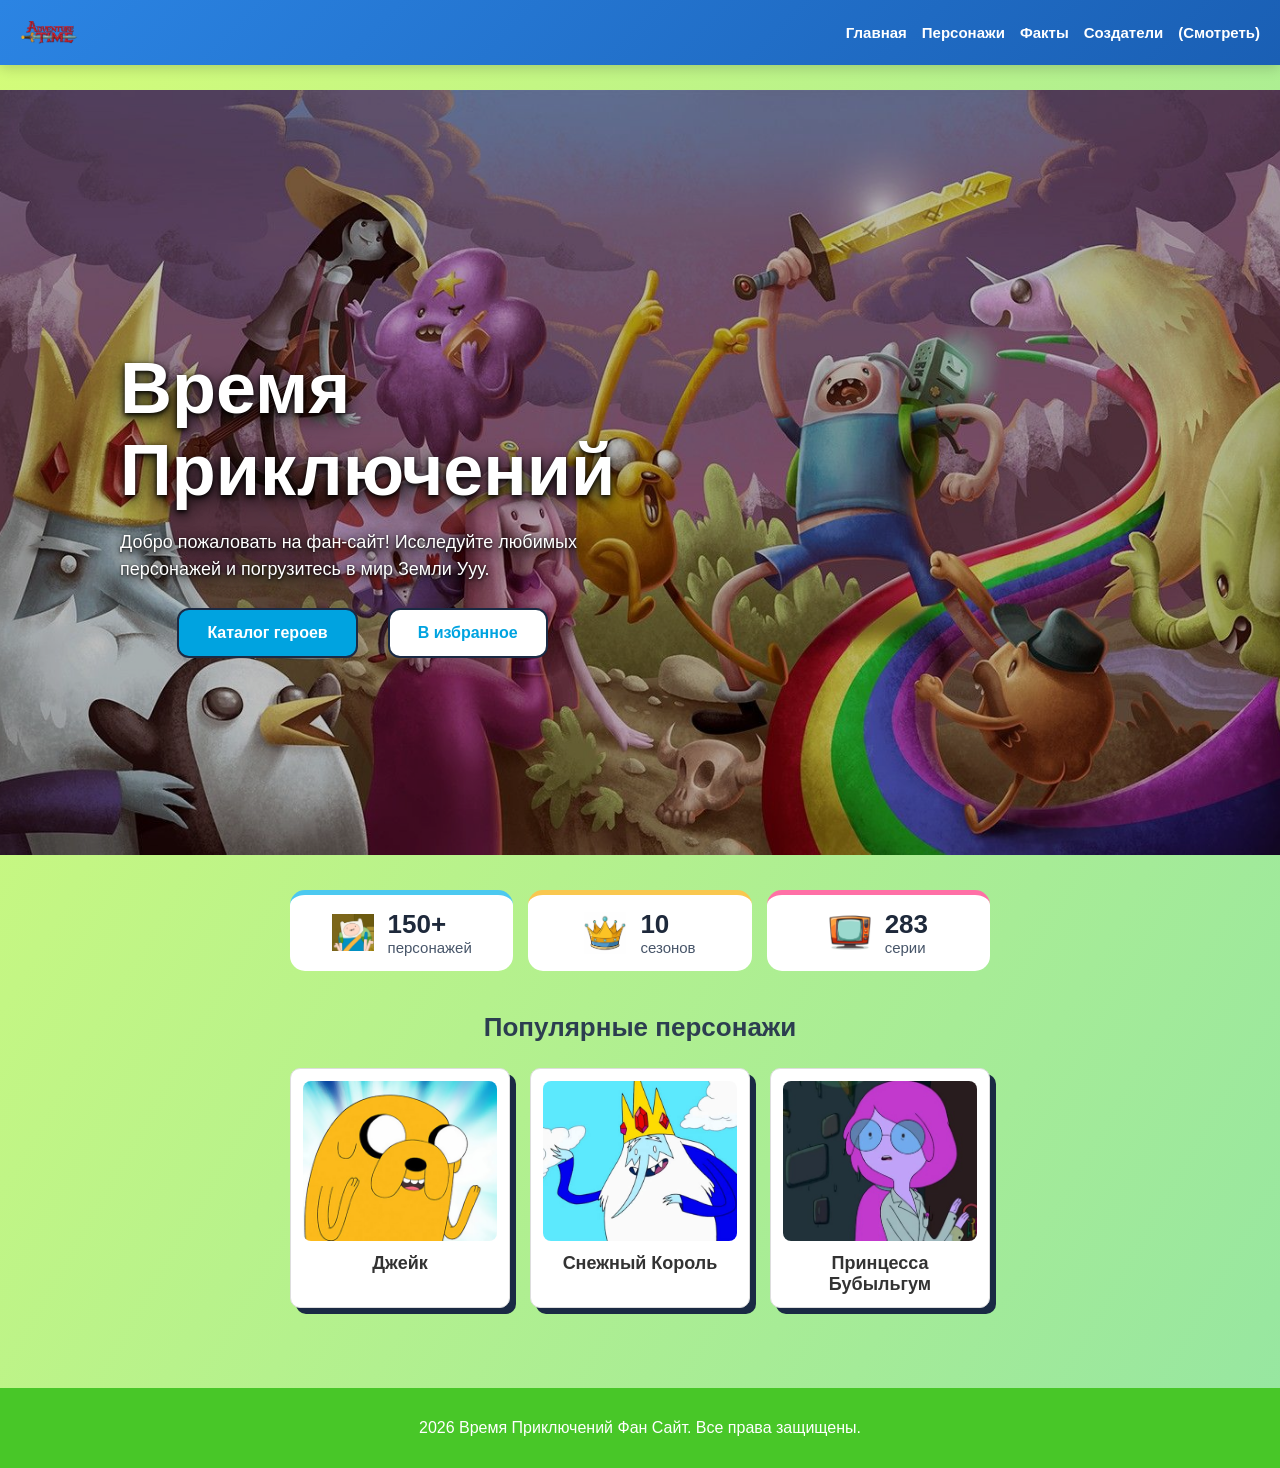
<file: index.html>
<!DOCTYPE html>
<html lang="ru">
<head>
    <meta charset="UTF-8">
    <title>Время Приключений - Главная</title>
    <link rel="stylesheet" href="css/style.css">
</head>
<body>
    <header class="main-header" style="position: fixed !important; top: 0 !important; left: 0 !important; width: 100% !important; z-index: 1000 !important; background: linear-gradient(135deg, #2b84e3, #1a5fb4) !important; box-shadow: 0 4px 12px rgba(0, 0, 0, 0.15) !important; padding: 10px 20px !important; box-sizing: border-box !important;">
        <div class="logo">
            <img src="logo.webp" alt="Логотип" class="logo-img">
        </div>
        <nav class="nav-menu">
            <a href="index.html">Главная</a>
            <a href="characters.html">Персонажи</a>
            <a href="#">Факты</a>
            <a href="#">Создатели</a>
            <a href="#">(Смотреть)</a>
        </nav>
    </header> 
    <main class="container" style="margin-top: 90px !important;">
        <section class="hero-banner">
            <div class="hero-content">
            <h1>Время Приключений</h1>
            <p>Добро пожаловать на фан-сайт! Исследуйте любимых персонажей и погрузитесь в мир Земли Ууу.</p>
            <div class="hero-buttons">
                <a href="characters.html" class="btn btn-primary">Каталог героев</a>
                <a href="#" class="btn btn-secondary">В избранное</a>
            </div>
        </section> 
        <section class="stats-bar">
            <div class="stat-card">
                <img src="finn.png"  alt="Финн" class="stat-icon">
                <div class="stat-text">
                    <div class="stat-number">150+</div>
                    <div class="stat-label">персонажей</div>
                </div>
            </div>
            <div class="stat-card">
        <img src="crown.png" alt="Корона" class="stat-icon">
        <div class="stat-text">
            <div class="stat-number">10</div>
            <div class="stat-label">сезонов</div>
        </div>
    </div>

    <div class="stat-card">
        <img src="tv.png" alt="Серии" class="stat-icon">
        <div class="stat-text">
            <div class="stat-number">283</div>
            <div class="stat-label">серии</div>
        </div>
    </div>
</section>
            <h2>Популярные персонажи</h2>
      <div class="characters-grid" style="display: flex !important; flex-direction: row !important; flex-wrap: nowrap !important; justify-content: center !important; gap: 20px !important; width: 100% !important;">

    <div class="character-card" onclick="alert('Джейк: Быть в чем то плохим - это первый шаг к тому, чтобы стать в чем-то относительно хорошим!')" style="width: 220px !important; min-width: 220px !important; background: #fff !important; border: 1px solid #ddd !important; border-radius: 10px !important; padding: 12px !important; text-align: center !important; box-sizing: border-box !important;">
        <img src="jake.jpg" alt="Джейк" class="card-image" style="width: 100% !important; height: 160px !important; object-fit: cover !important; border-radius: 8px !important; display: block !important;">
        <h3 style="margin: 12px 0 0 0 !important; font-size: 18px !important;">Джейк</h3>
    </div>

    <div class="character-card" onclick="alert('Снежный Король: Почему меня никто не любит? Я же просто хочу завести друзей... ну и, может быть, жениться на принцессе!')" style="width: 220px !important; min-width: 220px !important; background: #fff !important; border: 1px solid #ddd !important; border-radius: 10px !important; padding: 12px !important; text-align: center !important; box-sizing: border-box !important;">
        <img src="korol.jpg" alt="Снежный Король" class="card-image" style="width: 100% !important; height: 160px !important; object-fit: cover !important; border-radius: 8px !important; display: block !important;">
        <h3 style="margin: 12px 0 0 0 !important; font-size: 18px !important;">Снежный Король</h3>
    </div>

    <div class="character-card" onclick="alert('Принцесса Бубыльгум: Все научное - научно! Магия - это просто наука которую мы еще не понимаем.')" style="width: 220px !important; min-width: 220px !important; background: #fff !important; border: 1px solid #ddd !important; border-radius: 10px !important; padding: 12px !important; text-align: center !important; box-sizing: border-box !important;">
        <img src="gum.jpg" alt="Принцесса Бубыльгум" class="card-image" style="width: 100% !important; height: 160px !important; object-fit: cover !important; border-radius: 8px !important; display: block !important;">
        <h3 style="margin: 12px 0 0 0 !important; font-size: 18px !important;">Принцесса Бубыльгум</h3>
    </div>

</div>
</div>
    </div> 
    </main> 
    <footer class="footer">
        <div class= "footer-con">
        <p>2026 Время Приключений Фан Сайт. Все права защищены.</p>
        </div>    
    </footer> 
</body>
</html>
</file>
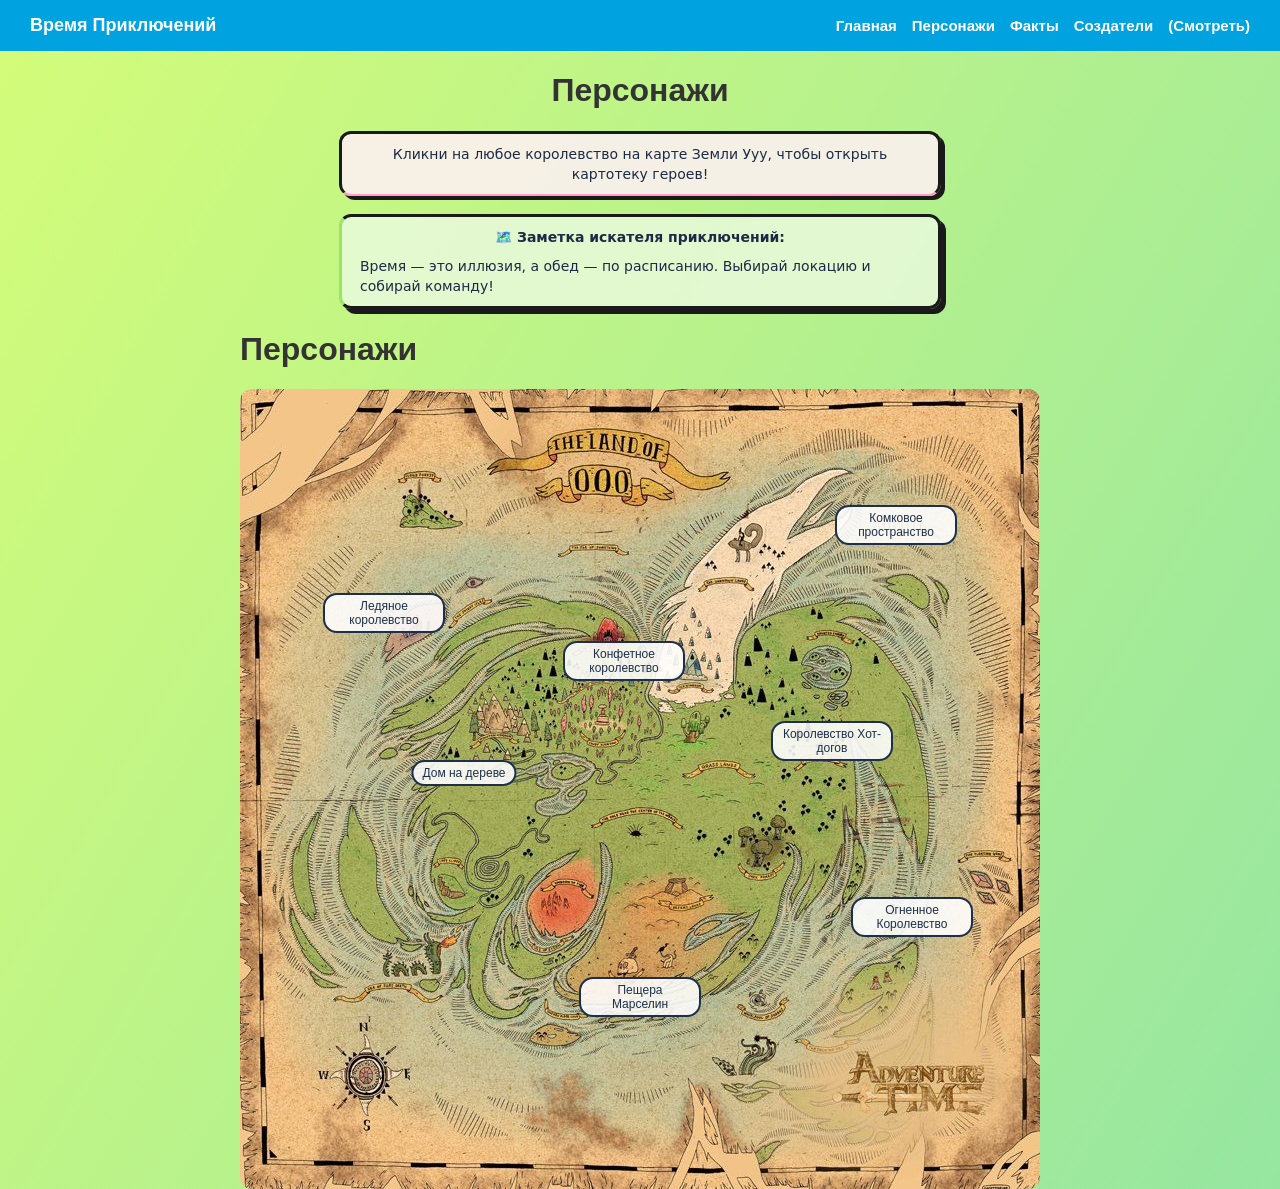
<file: characters.html>
<!DOCTYPE html >
<html lang="ru">
<head>
  <meta charset="UTF-8">
  <title> Время приключений - Фан-сайт</title>
  <link rel="stylesheet" href="css/style.css">
</head>
  <body> 
    <header class="main-header">
      <div class="logo">
        Время Приключений
      </div> 
      <nav class="nav-menu">
        <a href="index.html">Главная</a>
        <a href="characters.html">Персонажи</a>
        <a href="#">Факты</a>
        <a href="#">Создатели</a>
        <a href="#">(Смотреть)</a>
      </nav>
    </header>
<main class="container">
  <header class="page-hero">
  <h1>Персонажи</h1>
  <p class="hero-subtitle">
    Кликни на любое королевство на карте Земли Ууу, чтобы открыть картотеку героев!
  </p>
</header>
<aside class="quest-note">
  <strong>🗺️ Заметка искателя приключений:</strong>
  <span>Время — это иллюзия, а обед — по расписанию. Выбирай локацию и собирай команду!</span>
</aside>
  <h1 class="page-title">Персонажи</h1>
 <div class="map">
   <img src="map.jpg" alt="Карта Земли Ууу">
   <a class="zone" style="left:18%; top:28%" href="#ice">Ледяное королевство</a>
   <a class="zone" style="left:48%; top:34%" href="#candy">Конфетное королевство</a>
   <a class="zone" style="left:82%; top:17%" href="#lsp">Комковое пространство</a>
   <a class="zone" style="left:74%; top:44%" href="#hotdog">Королевство Хот-догов</a>
   <a class="zone" style="left:84%; top:66%" href="#fire">Огненное Королевство</a>
   <a class="zone" style="left:28%; top:48%" href="#tree">Дом на дереве</a>
   <a class="zone" style="left:50%; top:76%" href="#cave">Пещера Марселин</a>
 </div> 
  
<div class="kingdom" id="ice">
  <h2>Ледяное королевство</h2>
  <div class="cards">
    <div class="card"><p>Снежный Король</p></div>
    <div class="card"><p>Гюнтер</p></div>
  </div>
</div>

<div class="kingdom" id="candy">
  <h2>Конфетное королевство</h2>
  <div class="cards"> 
    <div class"card"
      <img src="bub.jpg" alt="Принцесса Бубльгум">
   <p>Принцесса Бубльгум</p> 
    </div>
    <div class="card"><p>Мятный дворецкий</p></div>
    <div class="card"><p>Банановый стражник</p></div>
  </div>
</div>

<div class="kingdom" id="lsp">
  <h2>Комковое пространство</h2>
  <div class="cards">
    <div class="card"><p>Принцесса Комок</p></div>
  </div>
</div>

<div class="kingdom" id="hotdog">
  <h2>Королевство Хот-догов</h2>
  <div class="cards">
    <div class="card"><p>Принцесса Хот-дог</p></div>
  </div>
</div>

<div class="kingdom" id="fire">
  <h2>Огненное королевство</h2>
  <div class="cards">
    <div class="card"><p>Принцесса Пламя</p></div>
    <div class="card"><p>Король Пламени</p></div>
    <div class="card"><p>Фламбо</p></div>
  </div>
</div>

<div class="kingdom" id="tree">
  <h2>Дом на дереве</h2>
  <div class="cards"> 
    <div class="card">
      <img src="finn.png" alt="Финн">
    <p>Финн</p> 
    </div>
    <div class="card"><p>Джейк</p></div>
    <div class="card"><p>БМО</p></div>
  </div>
</div>

<div class="kingdom" id="cave">
  <h2>Пещера Марселин</h2>
  <div class="cards">
    <div class="card"><p>Марселин</p></div>
  </div>
</div>
  
    
    </div>
</div>
</file>
<file: css/style.css>
body {
  font-family: 'Comic Sans MS','Chalkboard SE','Comfortaa',sans-serif;
  background-color: #f4f4f9;
  color: #333;
  margin: 0;
  padding: 0px;
  min-height: 100vh;
  display: flex;
  flex-direction: column;
  }
.card-image {
  width: 100%;
  height: 130px;
  object-fit: cover;
  border-radius: 6px;
} 
.characters-grid {
  display: flex;
  flex-wrap; wrap;
  gap: 15px;
  justify-content: center;
}
.character-card {
  background: #fff;
  border: 1px solid #ddd;
  border-radius: 8px;
  padding: 10px:
width:170px;
  text-align: center;
  box-shadow: 0 4px 6px rgba(0, 0, 0, 0.1);
}
main.container {
    max-width: 900px;
    margin: 0 auto;
    padding: 0 20px;
}   
.main-header{
    background-color: #00A3E0;
    width: 100%;
    padding: 15px 30px;
    box-sizing: border-box;
    display: flex;
    justify-content: space-between;
    align-items: center;
}
.logo {
    font-weight: bold;
    font-size: 18px;
    color: #fff;
}
.logo-img {
    height: 70px;
    width: auto;
    display: block;
    border-radius: 6px;
}
.nav-menu {
    display: flex;
    gap: 15px;
}

.nav-menu a {
    text-decoration: none;
    color: #fff;
    font-weight: bold;
    font-size: 15px;
}

.nav-menu a:hover {
    text-decoration: underline;
}
footer {
    background-color: #48C728;
    color: #fff;
    width: 100%;
    padding: 15px;
    box-sizing: border-box;
    text-align: center;
    margin-top: 80px;
}
.card-image {
  width: 100%;
  height: 150px;
  object-fit: cover;
  border-radius: 4px;
} 
.container {
  max-width: 900px;
  margin: 0 auto;
  padding: 0 20px;
}
.logo-img {
    height: 45px;
    width: auto;
    display: block;
    border-radius: 6px;
}
.nav-menu {
    display: flex;
    gap: 15px;
}
.nav-menu a {
    color: #ffffff;
    text-decoration: none;
    font-weight: bold;
}
.main-header {
    background-color: #00A3E0;
    width: 100%;
    padding: 15px 30px;
    box-sizing: border-box;
    display: flex;
    justify-content: space-between;
    align-items: center;
}
.card-image {
    width: 100%;
    height: 180px;
    object-fit: cover;
    border-radius: 8px;
}
}
/* Hero section */
.hero {
    text-align: center;
    padding: 40px 20px;
    background-color: #f0f8ff;
    border-radius: 12px;
    margin-bottom: 30px;
}

.hero h1 {
    font-size: 32px;
    color: #2c3e50;
    margin-bottom: 10px;
}

.hero p {
    font-size: 16px;
    color: #555;
    margin-bottom: 20px;
}
.hero-buttons {
    display: flex;
    justify-content: center;
    gap: 15px;
}
.btn {
    display: inline-block;
    padding: 15px 30px;
    border-radius: 25px;
    text-decoration: none;
    font-weight: bold;
    transition: all 0.2s ease;
}

.btn-primary {
    background-color: #00A3E0;
    color: #ffffff;
}

.btn-primary:hover {
    background-color: #0082b3;
}

.btn-secondary {
    background-color: #ffffff;
    color: #00A3E0;
    border: 2px solid #00A3E0;
}

.btn-secondary:hover {
    background-color: #00A3E0;
    color: #ffffff;
} 
.character-card {
    transition: transform 0.3s ease, box-shadow 0.3s ease;
    cursor: pointer;
}
.character-card:hover {
    transform: translateY(-8px) scale(1.02);
    box-shadow: 0 12px 20px rgba(0, 0, 0, 0.15);
} 
.hero {
    background: linear-gradient(135deg, #a1c4fd 0%, #c2e9fb 100%);
    padding: 50px 20px;
    border-radius: 20px;
    box-shadow: 0 10px 25px rgba(0, 0, 0, 0.05);
    margin-bottom: 40px;
}
h2 {
    text-align: center;
    color: #2c3e50;
    font-size: 26px;
    margin-bottom: 25px;
} 

body {
    background: linear-gradient(120deg, #d4fc79, #96e6a1, #a1c4fd, #c2e9fb);
    background-size: 300% 300%;
    animation: gradientAnimation 12s ease infinite;
  min-height: 100vh;
  display: flex;
  flex-direction: column;
}

@keyframes gradientAnimation {
    0% {
        background-position: 0% 50%;
    }
    50% {
        background-position: 100% 50%;
    }
    100% {
        background-position: 0% 50%;
    } 
}
.footer-con {
  margin-top: auto;
} 
main {
  flex: 1;
} 
.about-links {
  display: flex;
  justify-content: center;
  gap: 15px;
  margin-top: 25px;
} 
.about {
  background: #fff;
  padding: 25px 20px;
  border-radius: 15px;
  margin: 40px 0;
  text-aling: center;
}
.about p {
  max-width: 650px;
  margin: 0 auto 20px;
}
.stats {
  display: flex;
  justify-content: center;
  gap: 30px;
  margin-top: -110px;
  margin-bottom: 20px;
  pozition: relative;
  z-index: 10;
}
.stat b {
  display: block;
  font-size: 26px;
  color: #00A3E0;
} 
.hero,
.character-card,
.about,
.stat,
.card-image {
    border-radius: 16px;
}

.hero,
.character-card,
.about {
    border: 3px solid #1a2a44;
    box-shadow: 6px 6px 0 #1a2a44;
}

.about {
    background: #fff;
}

.stat {
    background: #fff;
    border: 2px solid #1a2a44;
}

.btn-primary,
.btn-secondary,
.about-links a {
    border-radius: 0;
    border: 2px solid #1a2a44;
    text-decoration: none;
    padding: 10px 22px;
    font-weight: bold;
}

.character-card:hover {
    transform: translate(-3px, -3px);
    box-shadow: 9px 9px 0 #1a2a44;
} 

.hero-banner {
    width: 100vw;
    position: relative;
    left: 50%;
    right: 50%;
    margin-left: -50vw;
    margin-right: -50vw;
    box-sizing: border-box;

  
    min-height: 85vh; 

    
    background-image: url("../images.jpg");
    background-size: cover;
    background-position: center 20%; 
    background-repeat: no-repeat;

    
    display: flex;
    align-items: center;
    padding: 40px 80px;
}
.hero-banner::before {
  content: "";
  position: absolute;
  inset: 0;
  background: rgba(0,0,0,0.25);
} 
.hero-content {
    position: relative;
    z-index: 2;
    max-width: 500px;
  color: #ffffff;
  margin-left: 40px;
  } 


.hero-content h1 {
    font-size: 72px;
  font-weight: 900;
    margin-bottom: 15px;
text-shadow: 
        0 2px 4px rgba(0, 0, 0, 0.9), 
        0 4px 12px rgba(0, 0, 0, 0.7), 
        0 8px 24px rgba(0, 0, 0, 0.5);
}

.hero-content p {
    font-size: 18px;
    line-height: 1.5;
  margin-bottom: 25px; 
  text-shadow:
        0 1px 3px rgba(0, 0, 0, 0.9),
        0 3px 10px rgba(0, 0, 0, 0.8),
        0 6px 18px rgba(0, 0, 0, 0.6);
}
} 
.hero-buttons {
    margin-top: 25px;
}

.hero-buttons a {
    text-decoration: none;
    padding: 14px 28px;
    border-radius: 12px;
    margin-right: 15px;
}
.stat-card {
    flex: 1;
    min-width: 220px;
    background: #ffffff;
    border-radius: 15px;
    padding: 15px;
    margin: 20px auto;

    display: flex;
    align-items: center;
    justify-content: center;
    gap: 14px;
    box-sizing: border-box;
}

.stat-icon {
    width: 42px;
    height: 42px;
    object-fit: contain; 
    flex-shrink: 0;      
}

.stat-text {
    text-align: left;
}

.stat-number {
    font-size: 26px;
    font-weight: 800;
    color: #1e293b;
    line-height: 1.1;
}

.stat-label {
    font-size: 15px;
    color: #475569;
} 
.stats-bar {
    display: flex;
  gap: 15px;
  max-width: 1100px;
  margin: 15px auto 20px auto;
  pozition: relative;
  z-index: 2;
} 
.character-card {
    transition: transform 0.3s ease, box-shadow 0.3s ease;
}

.character-card:hover {
    transform: translateY(-10px);
    box-shadow: 0 15px 25px rgba(0,0,0,0.2);
}
.stat-card:nth-child(1){
    border-top: 5px solid #4cc9f0;
}

.stat-card:nth-child(2){
    border-top: 5px solid #f9c74f;
}

.stat-card:nth-child(3){
    border-top: 5px solid #ff70a6;
}   
.map { position: relative; max-width: 800px; margin: 0 auto; }
.map img { width: 100%; display: block; border-radius: 12px; }

.zone {
  position: absolute;
  transform: translate(-50%, -50%);
  background: rgba(255,255,255,0.88);
  border: 2px solid #1d2f4a;
  border-radius: 14px;
  padding: 4px 9px;
  font-size: 12px;
  max-width: 100px;
  text-align: center;
  text-decoration: none;
  color: #1d2f4a;
}
.zone:hover { background: #f7b6d2; }

.kingdom { display: none; max-width: 800px; margin: 20px auto; }
.kingdom:target { display: block; } 
.page-hero {
  text-align: center;
  margin-bottom: 18px;
}

.badge-algebro {
  display: inline-block;
  background: #fde74c;
  color: #1a1a1a;
  border: 3px solid #1a1a1a;
  border-radius: 999px;
  padding: 4px 14px;
  font-weight: bold;
  font-size: 0.95rem;
  box-shadow: 3px 3px 0 #1a1a1a;
  transform: rotate(-3deg);
  margin-bottom: 8px;
}

.hero-subtitle {
  max-width: 540px;
  margin: 8px auto 0;
  background: rgba(255, 253, 245, 0.92);
  border: 3px solid #1a1a1a;
  border-radius: 16px;
  padding: 8px 16px;
  font-size: 1rem;
  box-shadow: 4px 4px 0 #1a1a1a;
}

.quest-note {
  max-width: 720px;
  margin: 22px auto 0;
  background: #fffdf5;
  border: 3px solid #1a1a1a;
  border-radius: 18px;
  padding: 12px 18px;
  box-shadow: 5px 5px 0 #1a1a1a;
  display: flex;
  flex-wrap: wrap;
  gap: 8px;
  align-items: center;
  justify-content: center;
  text-align: center;
} 
.hero-subtitle {
  max-width: 520px;
  margin: 10px auto 12px;
  padding: 6px 14px;
  color: #1d2f4a;
  font-size: 14px;
  border-bottom: 2px solid #ff9ec7;
  transition: color 0.15s ease;
}

.hero-subtitle:hover {
  color: #000000;
}

.quest-note {
  max-width: 560px;
  margin: 0 auto 20px;
  padding: 6px 14px;
  color: #1d2f4a;
  font-size: 14px;
  border-left: 3px solid #9be564;
  text-align: left;
  transition: border-color 0.15s ease;
}

.quest-note:hover {
  border-left-color: #ffd166;
} 

.kingdom {
  display: none;
  position: fixed;
  inset: 0;
  background: rgba(29, 47, 74, 0.45);
  align-items: center;
  justify-content: center;
  padding: 16px;
  z-index: 100;
}

.kingdom:target {
  display: flex;
}

.kingdom-box {
  position: relative;
  background: #ffffff;
  border: 2px solid #1d2f4a;
  border-radius: 18px;
  padding: 20px 24px;
  max-width: 520px;
  width: 100%;
  text-align: center;
}

.kingdom-box h2 {
  margin: 0 0 14px;
  color: #1d2f4a;
}

.close-btn {
  position: absolute;
  top: 10px;
  right: 14px;
  text-decoration: none;
  color: #1d2f4a;
  font-size: 22px;
  font-weight: bold;
  line-height: 1;
}

.close-btn:hover {
  color: #ff6b9d;
} 

.cards {
  display: flex;
  flex-wrap: wrap;
  justify-content: center;
  gap: 14px;
  margin-top: 12px;
}


.card {
  width: 140px;
  padding: 10px;
  border-radius: 14px;
  background: #ffffff;
  border: 2px solid #1d2f4a;
  text-align: center;
}

.card img {
  width: 100%;
  height: 110px;
  object-fit: cover;
  border-radius: 10px;
  display: block;
  margin-bottom: 8px;
}

.card p {
  margin: 0;
  font-size: 14px;
  font-weight: 600;
  color: #1d2f4a;
} 
.hero-subtitle,
.quest-note {
  max-width: 560px;
  margin: 10px auto;
  padding: 10px 18px;
  border-radius: 12px;
  font-family: system-ui, sans-serif;
  font-size: 14px;
  line-height: 1.45;
  color: #1c2b45;
  transition: transform 0.15s ease, filter 0.15s ease;
}

.hero-subtitle {
  background: rgba(255, 240, 246, 0.85);
}

.quest-note {
  background: rgba(233, 249, 220, 0.85);
}

.hero-subtitle:hover,
.quest-note:hover {
  transform: translateY(-2px);
  filter: brightness(0.97);
}
</file>
